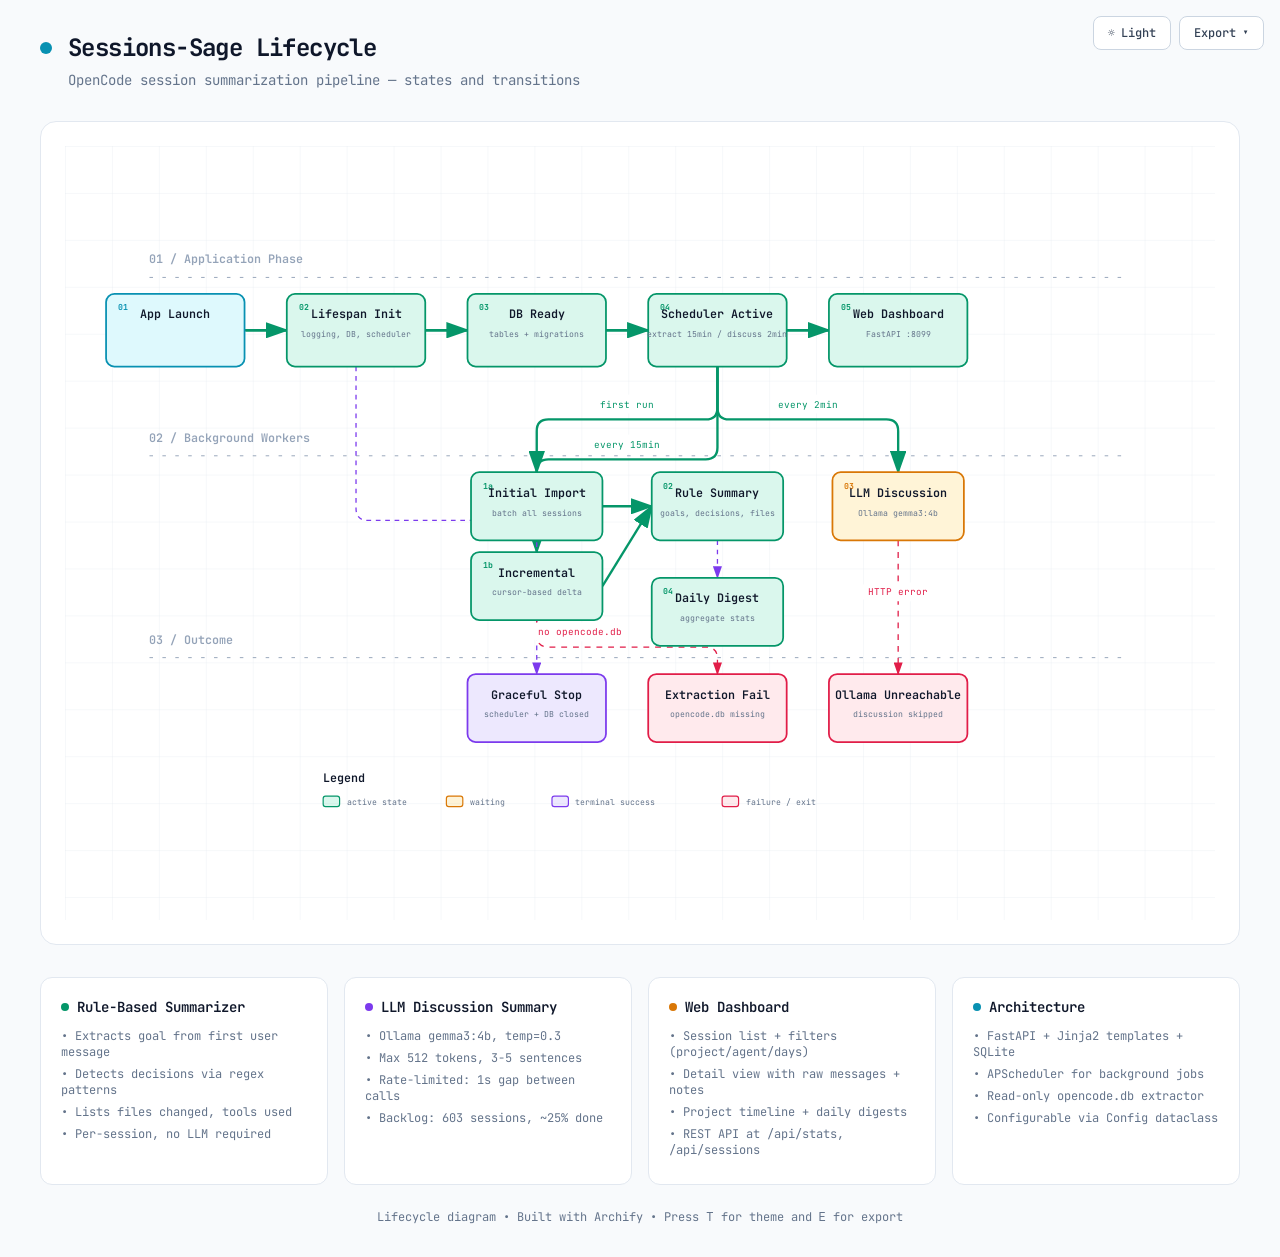
<file: docs/sessions-sage-lifecycle.html>
<!DOCTYPE html>
<html lang="en" data-theme="dark">
<head>
  <meta charset="UTF-8">
  <meta name="viewport" content="width=device-width, initial-scale=1.0">
  <meta name="generator" content="archify 2.6.0">
  <title>Sessions-Sage Lifecycle Diagram</title>
  <script>
    // Resolve the theme before first paint so light-preference users don't
    // see a dark flash. The toolbar script below re-applies with UI state.
    (function () {
      try {
        var theme = null;
        try {
          var param = new URLSearchParams(window.location.search).get('theme');
          if (param === 'light' || param === 'dark') theme = param;
        } catch (_) {}
        if (!theme) {
          try { theme = localStorage.getItem('archify-theme'); } catch (_) {}
        }
        if (theme !== 'light' && theme !== 'dark') {
          theme = window.matchMedia('(prefers-color-scheme: light)').matches ? 'light' : 'dark';
        }
        document.documentElement.setAttribute('data-theme', theme);
      } catch (_) {}
    })();
  </script>
  <!-- Async font load: a blackholed network must not block first paint.
       The body font stack falls back to system monospace until it lands. -->
  <link rel="preconnect" href="https://fonts.gstatic.com" crossorigin>
  <link href="https://fonts.googleapis.com/css2?family=JetBrains+Mono:wght@400;500;600;700&display=swap"
        rel="stylesheet" media="print" onload="this.media='all'">
  <noscript>
    <link href="https://fonts.googleapis.com/css2?family=JetBrains+Mono:wght@400;500;600;700&display=swap" rel="stylesheet">
  </noscript>
  <style>
    /* ==========================================================
       THEME VARIABLES — switch by toggling [data-theme] on <html>
       ========================================================== */
    :root,
    [data-theme="dark"] {
      --bg: #020617;
      --grid: #1e293b;
      --text: #ffffff;
      --text-muted: #94a3b8;
      --text-dim: #475569;
      /* UI chrome (menu hints, footer) needs more contrast than SVG .t-dim accents */
      --text-faint: #7d8da1;

      --panel: rgba(15, 23, 42, 0.5);
      --panel-border: #1e293b;
      --lane-fill: rgba(15, 23, 42, 0.22);
      --lane-stroke: #334155;

      --arrow: #64748b;
      --arrow-emphasis: #34d399;

      /* Opaque mask color used behind semi-transparent component fills
         so the arrows drawn underneath are properly hidden. */
      --mask: #0f172a;

      --frontend-fill:    rgba(8, 51, 68, 0.4);
      --frontend-stroke:  #22d3ee;
      --backend-fill:     rgba(6, 78, 59, 0.4);
      --backend-stroke:   #34d399;
      --database-fill:    rgba(76, 29, 149, 0.4);
      --database-stroke:  #a78bfa;
      --cloud-fill:       rgba(120, 53, 15, 0.3);
      --cloud-stroke:     #fbbf24;
      --security-fill:    rgba(136, 19, 55, 0.4);
      --security-stroke:  #fb7185;
      --messagebus-fill:  rgba(251, 146, 60, 0.3);
      --messagebus-stroke:#fb923c;
      --external-fill:    rgba(30, 41, 59, 0.5);
      --external-stroke:  #94a3b8;

      --toolbar-bg:       rgba(15, 23, 42, 0.8);
      --toolbar-border:   #334155;
      --toolbar-text:     #e2e8f0;
      --toolbar-hover:    rgba(15, 23, 42, 0.95);
      --toolbar-menu-bg:  #0f172a;
    }

    [data-theme="light"] {
      --bg: #f8fafc;
      --grid: #e2e8f0;
      --text: #0f172a;
      --text-muted: #64748b;
      --text-dim: #94a3b8;
      --text-faint: #64748b;

      --panel: #ffffff;
      --panel-border: #e2e8f0;
      --lane-fill: rgba(248, 250, 252, 0.65);
      --lane-stroke: #cbd5e1;

      --arrow: #94a3b8;
      --arrow-emphasis: #059669;

      --mask: #ffffff;

      --frontend-fill:    rgba(34, 211, 238, 0.15);
      --frontend-stroke:  #0891b2;
      --backend-fill:     rgba(52, 211, 153, 0.18);
      --backend-stroke:   #059669;
      --database-fill:    rgba(167, 139, 250, 0.2);
      --database-stroke:  #7c3aed;
      --cloud-fill:       rgba(251, 191, 36, 0.18);
      --cloud-stroke:     #d97706;
      --security-fill:    rgba(251, 113, 133, 0.15);
      --security-stroke:  #e11d48;
      --messagebus-fill:  rgba(251, 146, 60, 0.15);
      --messagebus-stroke:#ea580c;
      --external-fill:    rgba(148, 163, 184, 0.18);
      --external-stroke:  #64748b;

      --toolbar-bg:       rgba(255, 255, 255, 0.92);
      --toolbar-border:   #cbd5e1;
      --toolbar-text:     #334155;
      --toolbar-hover:    #ffffff;
      --toolbar-menu-bg:  #ffffff;
    }

    * { margin: 0; padding: 0; box-sizing: border-box; }

    body {
      font-family: 'JetBrains Mono', ui-monospace, SFMono-Regular, Menlo, Consolas, 'DejaVu Sans Mono', 'Liberation Mono', 'Noto Sans Mono CJK SC', 'PingFang SC', 'Hiragino Sans GB', 'Microsoft YaHei', monospace;
      background: var(--bg);
      min-height: 100vh;
      padding: 2rem;
      color: var(--text);
      transition: background 0.2s ease, color 0.2s ease;
    }

    .container { max-width: 1200px; margin: 0 auto; }

    .header { margin-bottom: 2rem; }

    .header-row {
      display: flex;
      align-items: center;
      gap: 1rem;
      margin-bottom: 0.5rem;
    }

    .pulse-dot {
      width: 12px;
      height: 12px;
      background: var(--frontend-stroke);
      border-radius: 50%;
      animation: pulse 2s infinite;
    }

    @keyframes pulse {
      0%, 100% { opacity: 1; }
      50% { opacity: 0.5; }
    }

    h1 {
      font-size: 1.5rem;
      font-weight: 700;
      letter-spacing: -0.025em;
    }

    .subtitle {
      color: var(--text-muted);
      font-size: 0.875rem;
      margin-left: 1.75rem;
    }

    .diagram-container {
      background: var(--panel);
      border-radius: 1rem;
      border: 1px solid var(--panel-border);
      padding: 1.5rem;
      overflow-x: auto;
    }

    svg {
      width: 100%;
      min-width: min(900px, 100%);
      display: block;
    }

    .cards {
      display: grid;
      grid-template-columns: repeat(auto-fit, minmax(280px, 1fr));
      gap: 1rem;
      margin-top: 2rem;
    }

    .card {
      background: var(--panel);
      border-radius: 0.75rem;
      border: 1px solid var(--panel-border);
      padding: 1.25rem;
    }

    .card-header {
      display: flex;
      align-items: center;
      gap: 0.5rem;
      margin-bottom: 0.75rem;
    }

    .card-dot {
      width: 8px;
      height: 8px;
      border-radius: 50%;
    }

    .card-dot.cyan     { background: var(--frontend-stroke); }
    .card-dot.emerald  { background: var(--backend-stroke); }
    .card-dot.violet   { background: var(--database-stroke); }
    .card-dot.amber    { background: var(--cloud-stroke); }
    .card-dot.rose     { background: var(--security-stroke); }
    .card-dot.orange   { background: var(--messagebus-stroke); }
    .card-dot.slate    { background: var(--external-stroke); }

    .card h3 { font-size: 0.875rem; font-weight: 600; color: var(--text); }

    .card ul {
      list-style: none;
      color: var(--text-muted);
      font-size: 0.75rem;
    }

    .card li { margin-bottom: 0.375rem; }

    .footer {
      text-align: center;
      margin-top: 1.5rem;
      color: var(--text-faint);
      font-size: 0.75rem;
    }

    /* ==========================================================
       Print stylesheet — hide interactive controls, force light,
       drop the grid so the diagram doesn't waste ink, use landscape
       so wide diagrams fit, pack summary cards into 2 columns to
       avoid an orphan card on a trailing page.
       ========================================================== */
    @page { size: landscape; margin: 1.5cm; }

    @media print {
      /* Force the FULL light palette — including component fills/strokes and
         lane/arrow colors — so printing from dark theme doesn't put neon
         strokes and translucent dark fills on white paper. */
      :root, [data-theme="dark"], [data-theme="light"] {
        --bg: #ffffff;
        --grid: transparent;
        --panel: #ffffff;
        --panel-border: #e2e8f0;
        --text: #0f172a;
        --text-muted: #475569;
        --text-dim: #94a3b8;
        --text-faint: #64748b;
        --mask: #ffffff;
        --lane-fill: rgba(248, 250, 252, 0.65);
        --lane-stroke: #cbd5e1;
        --arrow: #94a3b8;
        --arrow-emphasis: #059669;
        --frontend-fill:    rgba(34, 211, 238, 0.15);
        --frontend-stroke:  #0891b2;
        --backend-fill:     rgba(52, 211, 153, 0.18);
        --backend-stroke:   #059669;
        --database-fill:    rgba(167, 139, 250, 0.2);
        --database-stroke:  #7c3aed;
        --cloud-fill:       rgba(251, 191, 36, 0.18);
        --cloud-stroke:     #d97706;
        --security-fill:    rgba(251, 113, 133, 0.15);
        --security-stroke:  #e11d48;
        --messagebus-fill:  rgba(251, 146, 60, 0.15);
        --messagebus-stroke:#ea580c;
        --external-fill:    rgba(148, 163, 184, 0.18);
        --external-stroke:  #64748b;
      }
      body { background: #ffffff !important; padding: 0; }
      .container { max-width: none; }
      .toolbar, .archify-toast, .no-print { display: none !important; }
      .diagram-container, .card { box-shadow: none; border-color: #e2e8f0; }
      .cards { grid-template-columns: 1fr 1fr; }
      /* Ensure elements break sensibly across pages */
      .card { break-inside: avoid; page-break-inside: avoid; }
      .diagram-container { break-inside: avoid; page-break-inside: avoid; }
      h1, .subtitle { color: #0f172a; }
    }

    /* ==========================================================
       TOOLBAR (theme toggle + export menu)
       ========================================================== */
    .toolbar {
      position: fixed;
      top: 1rem;
      right: 1rem;
      display: flex;
      gap: 0.5rem;
      z-index: 100;
    }
    .toolbar button {
      background: var(--toolbar-bg);
      color: var(--toolbar-text);
      border: 1px solid var(--toolbar-border);
      padding: 0.5rem 0.875rem;
      border-radius: 0.5rem;
      font-family: inherit;
      font-size: 0.75rem;
      font-weight: 500;
      cursor: pointer;
      backdrop-filter: blur(8px);
      transition: background 0.15s, border-color 0.15s;
      display: inline-flex;
      align-items: center;
      gap: 0.375rem;
    }
    .toolbar button:hover {
      background: var(--toolbar-hover);
      border-color: var(--arrow);
    }
    .toolbar button:focus-visible {
      outline: 2px solid var(--frontend-stroke);
      outline-offset: 2px;
    }
    .toolbar .export-wrap { position: relative; }
    .toolbar .export-menu {
      position: absolute;
      top: calc(100% + 0.375rem);
      right: 0;
      background: var(--toolbar-menu-bg);
      border: 1px solid var(--toolbar-border);
      border-radius: 0.5rem;
      padding: 0.375rem;
      min-width: 160px;
      display: none;
      flex-direction: column;
      box-shadow: 0 4px 20px rgba(0,0,0,0.25);
    }
    .toolbar .export-menu.open { display: flex; }
    .toolbar .export-menu button {
      background: transparent;
      border: 0;
      justify-content: space-between;
      width: 100%;
      text-align: left;
      padding: 0.5rem 0.75rem;
    }
    .toolbar .export-menu button:hover {
      background: var(--toolbar-hover);
    }
    .toolbar .export-menu .hint {
      color: var(--text-faint);
      font-size: 0.625rem;
    }
    .toolbar .export-menu hr {
      border: 0;
      border-top: 1px solid var(--toolbar-border);
      margin: 0.25rem 0.375rem;
      opacity: 0.5;
    }

    /* Toast — brief feedback for actions like "copied" */
    .archify-toast {
      position: fixed;
      top: 1rem;
      left: 50%;
      transform: translateX(-50%) translateY(-8px);
      background: var(--toolbar-menu-bg);
      color: var(--text);
      border: 1px solid var(--toolbar-border);
      padding: 0.5rem 1rem;
      border-radius: 0.5rem;
      font-family: inherit;
      font-size: 0.75rem;
      opacity: 0;
      transition: opacity 0.2s, transform 0.2s;
      z-index: 200;
      pointer-events: none;
      box-shadow: 0 4px 20px rgba(0,0,0,0.25);
    }
    .archify-toast.show {
      opacity: 1;
      transform: translateX(-50%) translateY(0);
    }

    @media (max-width: 720px) {
      body { padding: 1rem; }
      .toolbar {
        position: static;
        justify-content: flex-end;
        margin-bottom: 1rem;
      }
      .header { margin-bottom: 1.25rem; }
      .header-row {
        gap: 0.75rem;
        align-items: flex-start;
      }
      h1 {
        font-size: 1.25rem;
        line-height: 1.25;
      }
      .subtitle {
        margin-left: 0;
        font-size: 0.8125rem;
        line-height: 1.55;
      }
      .diagram-container {
        padding: 0.75rem;
        border-radius: 0.75rem;
      }
      .cards {
        grid-template-columns: 1fr;
        margin-top: 1rem;
      }
    }

    /* ==========================================================
       SVG SEMANTIC CLASSES — use these instead of inline fill/stroke
       ========================================================== */
    .c-grid       { stroke: var(--grid); fill: none; }
    .c-mask       { fill: var(--mask); stroke: none; }

    .c-frontend   { fill: var(--frontend-fill);   stroke: var(--frontend-stroke); }
    .c-backend    { fill: var(--backend-fill);    stroke: var(--backend-stroke); }
    .c-database   { fill: var(--database-fill);   stroke: var(--database-stroke); }
    .c-cloud      { fill: var(--cloud-fill);      stroke: var(--cloud-stroke); }
    .c-security   { fill: var(--security-fill);   stroke: var(--security-stroke); }
    .c-messagebus { fill: var(--messagebus-fill); stroke: var(--messagebus-stroke); }
    .c-external   { fill: var(--external-fill);   stroke: var(--external-stroke); }

    /* Text helpers */
    .t-primary { fill: var(--text); }
    .t-muted   { fill: var(--text-muted); }
    .t-dim     { fill: var(--text-dim); }
    .t-frontend   { fill: var(--frontend-stroke); }
    .t-backend    { fill: var(--backend-stroke); }
    .t-database   { fill: var(--database-stroke); }
    .t-cloud      { fill: var(--cloud-stroke); }
    .t-security   { fill: var(--security-stroke); }
    .t-messagebus { fill: var(--messagebus-stroke); }
    .t-external   { fill: var(--external-stroke); }

    /* Arrows */
    .a-default   { stroke: var(--arrow); fill: none; }
    .a-emphasis  { stroke: var(--arrow-emphasis); fill: none; }
    .a-security  { stroke: var(--security-stroke); fill: none; stroke-dasharray: 5,5; }
    .a-dashed    { stroke: var(--database-stroke); fill: none; stroke-dasharray: 4,4; }

    /* Arrowhead markers reference these */
    .m-default   { fill: var(--arrow); }
    .m-emphasis  { fill: var(--arrow-emphasis); }
    .m-security  { fill: var(--security-stroke); }
    .m-dashed    { fill: var(--database-stroke); }

    /* Dashed boundary variants */
    .c-security-group { fill: transparent; stroke: var(--security-stroke); stroke-dasharray: 4,4; }
    .c-region         { fill: rgba(251, 191, 36, 0.05); stroke: var(--cloud-stroke); stroke-dasharray: 8,4; }
    .c-lane           { fill: var(--lane-fill); stroke: var(--lane-stroke); stroke-dasharray: 6,6; }
  </style>
</head>
<body>
  <!-- Toolbar: theme toggle + export menu (present on every generated diagram)
       Keyboard: T toggles theme, E opens export menu (when no input focused) -->
  <div class="toolbar" role="toolbar" aria-label="Diagram actions">
    <button id="btn-theme" type="button"
            title="Toggle theme (T)"
            aria-label="Toggle color theme"
            aria-pressed="false">
      <span id="theme-icon" aria-hidden="true">&#9790;</span>
      <span id="theme-label">Dark</span>
    </button>
    <div class="export-wrap">
      <button id="btn-export" type="button"
              title="Export diagram (E)"
              aria-label="Export diagram"
              aria-haspopup="menu"
              aria-expanded="false"
              aria-controls="export-menu">
        Export <span aria-hidden="true">&#9662;</span>
      </button>
      <div class="export-menu" id="export-menu" role="menu" aria-label="Export">
        <button data-action="copy"  type="button" role="menuitem" tabindex="-1">Copy to clipboard <span class="hint">PNG</span></button>
        <hr role="separator">
        <button data-format="png"   type="button" role="menuitem" tabindex="-1">Download PNG</button>
        <button data-format="jpeg"  type="button" role="menuitem" tabindex="-1">Download JPEG</button>
        <button data-format="webp"  type="button" role="menuitem" tabindex="-1">Download WebP</button>
        <hr role="separator">
        <button data-format="svg"   type="button" role="menuitem" tabindex="-1">Download SVG <span class="hint">vector</span></button>
      </div>
    </div>
  </div>

  <div class="container">
    <!-- Header -->
    <div class="header">
      <div class="header-row">
        <div class="pulse-dot"></div>
        <h1>Sessions-Sage Lifecycle</h1>
      </div>
      <p class="subtitle">OpenCode session summarization pipeline — states and transitions</p>
    </div>

    <!-- Main Diagram -->
    <div class="diagram-container">
      <svg viewBox="0 0 980 660" role="img" aria-label="Sessions-Sage Lifecycle — OpenCode session summarization pipeline — states and transitions (lifecycle diagram)">
        <!-- Definitions -->
        <defs>
          <marker id="arrowhead" markerWidth="10" markerHeight="7" refX="9" refY="3.5" orient="auto">
            <polygon points="0 0, 10 3.5, 0 7" class="m-default" />
          </marker>
          <marker id="arrowhead-emphasis" markerWidth="10" markerHeight="7" refX="9" refY="3.5" orient="auto">
            <polygon points="0 0, 10 3.5, 0 7" class="m-emphasis" />
          </marker>
          <marker id="arrowhead-security" markerWidth="10" markerHeight="7" refX="9" refY="3.5" orient="auto">
            <polygon points="0 0, 10 3.5, 0 7" class="m-security" />
          </marker>
          <marker id="arrowhead-dashed" markerWidth="10" markerHeight="7" refX="9" refY="3.5" orient="auto">
            <polygon points="0 0, 10 3.5, 0 7" class="m-dashed" />
          </marker>
          <pattern id="grid" width="40" height="40" patternUnits="userSpaceOnUse">
            <path d="M 40 0 L 0 0 0 40" class="c-grid" stroke-width="0.5"/>
          </pattern>
        </defs>

        <!-- Background Grid -->
        <rect width="100%" height="100%" fill="url(#grid)" />

        <!-- Lifecycle bands -->
        <path d="M 72 112 L 908 112" class="a-default" stroke-width="0.8" stroke-dasharray="3,8"/>
        <text x="72" y="100" class="t-dim" font-size="10" font-weight="600">01 / Application Phase</text>
        <path d="M 72 264 L 908 264" class="a-default" stroke-width="0.8" stroke-dasharray="3,8"/>
        <text x="72" y="252" class="t-dim" font-size="10" font-weight="600">02 / Background Workers</text>
        <path d="M 72 436 L 908 436" class="a-default" stroke-width="0.8" stroke-dasharray="3,8"/>
        <text x="72" y="424" class="t-dim" font-size="10" font-weight="600">03 / Outcome</text>

        <!-- Primary lifecycle rail -->
        <path d="M 154 157 L 748 157" class="a-emphasis" stroke-width="2.2" marker-end="url(#arrowhead-emphasis)"/>

        <!-- Transition paths -->
        <path d="M 153 157 L 189 157" class="a-emphasis" stroke-width="2" marker-end="url(#arrowhead-emphasis)"/>
        <path d="M 307 157 L 343 157" class="a-emphasis" stroke-width="2" marker-end="url(#arrowhead-emphasis)"/>
        <path d="M 461 157 L 497 157" class="a-emphasis" stroke-width="2" marker-end="url(#arrowhead-emphasis)"/>
        <path d="M 615 157 L 651 157" class="a-emphasis" stroke-width="2" marker-end="url(#arrowhead-emphasis)"/>
        <path d="M 556 188 L 556 223 Q 556 233 546 233 L 412 233 Q 402 233 402 243 L 402 278" class="a-emphasis" stroke-width="2" marker-end="url(#arrowhead-emphasis)"/>
        <path d="M 556 188 L 556 257 Q 556 267 546 267 L 412 267 Q 402 267 402 277 L 402 346" class="a-emphasis" stroke-width="2" marker-end="url(#arrowhead-emphasis)"/>
        <path d="M 556 188 L 556 223 Q 556 233 566 233 L 700 233 Q 710 233 710 243 L 710 278" class="a-emphasis" stroke-width="2" marker-end="url(#arrowhead-emphasis)"/>
        <path d="M 458 307 L 500 307" class="a-emphasis" stroke-width="2" marker-end="url(#arrowhead-emphasis)"/>
        <path d="M 458 375 L 500 307" class="a-emphasis" stroke-width="2" marker-end="url(#arrowhead-emphasis)"/>
        <path d="M 556 336 L 556 368" class="a-dashed" stroke-width="1.1" marker-end="url(#arrowhead-dashed)"/>
        <path d="M 248 188 L 248 309 Q 248 319 258 319 L 392 319 Q 402 319 402 329 L 402 450" class="a-dashed" stroke-width="1.1" marker-end="url(#arrowhead-dashed)"/>
        <path d="M 402 404 L 402 417 Q 402 427 412 427 L 546 427 Q 556 427 556 437 L 556 450" class="a-security" stroke-width="1.1" marker-end="url(#arrowhead-security)"/>
        <path d="M 710 336 L 710 393 L 710 393 L 710 450" class="a-security" stroke-width="1.1" marker-end="url(#arrowhead-security)"/>

        <!-- States -->
        <rect x="35" y="126" width="118" height="62" rx="7" class="c-mask"/>
        <rect x="35" y="126" width="118" height="62" rx="7" class="c-frontend" stroke-width="1.5"/>
        <text x="45" y="140" class="t-frontend" font-size="7" font-weight="700">01</text>
        <text x="94" y="147" class="t-primary" font-size="10" font-weight="600" text-anchor="middle">App Launch</text>
        <text x="94" y="163" class="t-muted" font-size="7" text-anchor="middle"></text>

        <rect x="189" y="126" width="118" height="62" rx="7" class="c-mask"/>
        <rect x="189" y="126" width="118" height="62" rx="7" class="c-backend" stroke-width="1.5"/>
        <text x="199" y="140" class="t-backend" font-size="7" font-weight="700">02</text>
        <text x="248" y="147" class="t-primary" font-size="10" font-weight="600" text-anchor="middle">Lifespan Init</text>
        <text x="248" y="163" class="t-muted" font-size="7" text-anchor="middle">logging, DB, scheduler</text>

        <rect x="343" y="126" width="118" height="62" rx="7" class="c-mask"/>
        <rect x="343" y="126" width="118" height="62" rx="7" class="c-backend" stroke-width="1.5"/>
        <text x="353" y="140" class="t-backend" font-size="7" font-weight="700">03</text>
        <text x="402" y="147" class="t-primary" font-size="10" font-weight="600" text-anchor="middle">DB Ready</text>
        <text x="402" y="163" class="t-muted" font-size="7" text-anchor="middle">tables + migrations</text>

        <rect x="497" y="126" width="118" height="62" rx="7" class="c-mask"/>
        <rect x="497" y="126" width="118" height="62" rx="7" class="c-backend" stroke-width="1.5"/>
        <text x="507" y="140" class="t-backend" font-size="7" font-weight="700">04</text>
        <text x="556" y="147" class="t-primary" font-size="10" font-weight="600" text-anchor="middle">Scheduler Active</text>
        <text x="556" y="163" class="t-muted" font-size="7" text-anchor="middle">extract 15min / discuss 2min</text>

        <rect x="651" y="126" width="118" height="62" rx="7" class="c-mask"/>
        <rect x="651" y="126" width="118" height="62" rx="7" class="c-backend" stroke-width="1.5"/>
        <text x="661" y="140" class="t-backend" font-size="7" font-weight="700">05</text>
        <text x="710" y="147" class="t-primary" font-size="10" font-weight="600" text-anchor="middle">Web Dashboard</text>
        <text x="710" y="163" class="t-muted" font-size="7" text-anchor="middle">FastAPI :8099</text>

        <rect x="346" y="278" width="112" height="58" rx="7" class="c-mask"/>
        <rect x="346" y="278" width="112" height="58" rx="7" class="c-backend" stroke-width="1.5"/>
        <text x="356" y="292" class="t-backend" font-size="7" font-weight="700">1a</text>
        <text x="402" y="299" class="t-primary" font-size="10" font-weight="600" text-anchor="middle">Initial Import</text>
        <text x="402" y="315" class="t-muted" font-size="7" text-anchor="middle">batch all sessions</text>

        <rect x="346" y="346" width="112" height="58" rx="7" class="c-mask"/>
        <rect x="346" y="346" width="112" height="58" rx="7" class="c-backend" stroke-width="1.5"/>
        <text x="356" y="360" class="t-backend" font-size="7" font-weight="700">1b</text>
        <text x="402" y="367" class="t-primary" font-size="10" font-weight="600" text-anchor="middle">Incremental</text>
        <text x="402" y="383" class="t-muted" font-size="7" text-anchor="middle">cursor-based delta</text>

        <rect x="500" y="278" width="112" height="58" rx="7" class="c-mask"/>
        <rect x="500" y="278" width="112" height="58" rx="7" class="c-backend" stroke-width="1.5"/>
        <text x="510" y="292" class="t-backend" font-size="7" font-weight="700">02</text>
        <text x="556" y="299" class="t-primary" font-size="10" font-weight="600" text-anchor="middle">Rule Summary</text>
        <text x="556" y="315" class="t-muted" font-size="7" text-anchor="middle">goals, decisions, files</text>

        <rect x="500" y="368" width="112" height="58" rx="7" class="c-mask"/>
        <rect x="500" y="368" width="112" height="58" rx="7" class="c-backend" stroke-width="1.5"/>
        <text x="510" y="382" class="t-backend" font-size="7" font-weight="700">04</text>
        <text x="556" y="389" class="t-primary" font-size="10" font-weight="600" text-anchor="middle">Daily Digest</text>
        <text x="556" y="405" class="t-muted" font-size="7" text-anchor="middle">aggregate stats</text>

        <rect x="654" y="278" width="112" height="58" rx="7" class="c-mask"/>
        <rect x="654" y="278" width="112" height="58" rx="7" class="c-cloud" stroke-width="1.5"/>
        <text x="664" y="292" class="t-cloud" font-size="7" font-weight="700">03</text>
        <text x="710" y="299" class="t-primary" font-size="10" font-weight="600" text-anchor="middle">LLM Discussion</text>
        <text x="710" y="315" class="t-muted" font-size="7" text-anchor="middle">Ollama gemma3:4b</text>

        <rect x="343" y="450" width="118" height="58" rx="7" class="c-mask"/>
        <rect x="343" y="450" width="118" height="58" rx="7" class="c-database" stroke-width="1.5"/>
        <text x="402" y="471" class="t-primary" font-size="10" font-weight="600" text-anchor="middle">Graceful Stop</text>
        <text x="402" y="487" class="t-muted" font-size="7" text-anchor="middle">scheduler + DB closed</text>

        <rect x="497" y="450" width="118" height="58" rx="7" class="c-mask"/>
        <rect x="497" y="450" width="118" height="58" rx="7" class="c-security" stroke-width="1.5"/>
        <text x="556" y="471" class="t-primary" font-size="10" font-weight="600" text-anchor="middle">Extraction Fail</text>
        <text x="556" y="487" class="t-muted" font-size="7" text-anchor="middle">opencode.db missing</text>

        <rect x="651" y="450" width="118" height="58" rx="7" class="c-mask"/>
        <rect x="651" y="450" width="118" height="58" rx="7" class="c-security" stroke-width="1.5"/>
        <text x="710" y="471" class="t-primary" font-size="10" font-weight="600" text-anchor="middle">Ollama Unreachable</text>
        <text x="710" y="487" class="t-muted" font-size="7" text-anchor="middle">discussion skipped</text>

        <!-- Transition labels -->




        <rect x="450.95" y="212" width="56.1" height="16" rx="4" class="c-mask"/>
        <text x="479" y="223" class="t-backend" font-size="8" text-anchor="middle">first run</text>
        <rect x="446.05" y="246" width="65.9" height="16" rx="4" class="c-mask"/>
        <text x="479" y="257" class="t-backend" font-size="8" text-anchor="middle">every 15min</text>
        <rect x="602.5" y="212" width="61" height="16" rx="4" class="c-mask"/>
        <text x="633" y="223" class="t-backend" font-size="8" text-anchor="middle">every 2min</text>




        <rect x="398.7" y="406" width="80.60000000000001" height="16" rx="4" class="c-mask"/>
        <text x="439" y="417" class="t-security" font-size="8" text-anchor="middle">no opencode.db</text>
        <rect x="679.5" y="372" width="61" height="16" rx="4" class="c-mask"/>
        <text x="710" y="383" class="t-security" font-size="8" text-anchor="middle">HTTP error</text>

        <!-- Legend -->
        <text x="220" y="542" class="t-primary" font-size="10" font-weight="600">Legend</text>
        <rect x="220" y="554" width="14" height="9" rx="2" class="c-backend" stroke-width="1"/>
        <text x="240" y="562" class="t-muted" font-size="7">active state</text>
        <rect x="325" y="554" width="14" height="9" rx="2" class="c-cloud" stroke-width="1"/>
        <text x="345" y="562" class="t-muted" font-size="7">waiting</text>
        <rect x="415" y="554" width="14" height="9" rx="2" class="c-database" stroke-width="1"/>
        <text x="435" y="562" class="t-muted" font-size="7">terminal success</text>
        <rect x="560" y="554" width="14" height="9" rx="2" class="c-security" stroke-width="1"/>
        <text x="580" y="562" class="t-muted" font-size="7">failure / exit</text>
      </svg>
    </div>

    <!-- Info Cards -->
    <div class="cards">
      <div class="card">
        <div class="card-header">
          <div class="card-dot emerald"></div>
          <h3>Rule-Based Summarizer</h3>
        </div>
        <ul>
          <li>&bull; Extracts goal from first user message</li>
          <li>&bull; Detects decisions via regex patterns</li>
          <li>&bull; Lists files changed, tools used</li>
          <li>&bull; Per-session, no LLM required</li>
        </ul>
      </div>

      <div class="card">
        <div class="card-header">
          <div class="card-dot violet"></div>
          <h3>LLM Discussion Summary</h3>
        </div>
        <ul>
          <li>&bull; Ollama gemma3:4b, temp=0.3</li>
          <li>&bull; Max 512 tokens, 3-5 sentences</li>
          <li>&bull; Rate-limited: 1s gap between calls</li>
          <li>&bull; Backlog: 603 sessions, ~25% done</li>
        </ul>
      </div>

      <div class="card">
        <div class="card-header">
          <div class="card-dot amber"></div>
          <h3>Web Dashboard</h3>
        </div>
        <ul>
          <li>&bull; Session list + filters (project/agent/days)</li>
          <li>&bull; Detail view with raw messages + notes</li>
          <li>&bull; Project timeline + daily digests</li>
          <li>&bull; REST API at /api/stats, /api/sessions</li>
        </ul>
      </div>

      <div class="card">
        <div class="card-header">
          <div class="card-dot cyan"></div>
          <h3>Architecture</h3>
        </div>
        <ul>
          <li>&bull; FastAPI + Jinja2 templates + SQLite</li>
          <li>&bull; APScheduler for background jobs</li>
          <li>&bull; Read-only opencode.db extractor</li>
          <li>&bull; Configurable via Config dataclass</li>
        </ul>
      </div>
    </div>

    <!-- Footer -->
    <p class="footer">
      Lifecycle diagram &bull; Built with Archify<span class="no-print"> &bull; Press <kbd>T</kbd> for theme and <kbd>E</kbd> for export</span>
    </p>
  </div>

  <script>
    /* ============================================================
       Theme toggle — persists to localStorage, respects system pref
       ============================================================ */
    var Archify = {};

    Archify.theme = (function () {
      var STORAGE_KEY = 'archify-theme';
      var html = document.documentElement;
      var btn = document.getElementById('btn-theme');
      var icon = document.getElementById('theme-icon');
      var label = document.getElementById('theme-label');

      // localStorage can throw (blocked cookies, sandboxed iframes); the whole
      // script element dies on an uncaught error, so guard every access.
      function readStored() {
        try { return localStorage.getItem(STORAGE_KEY); } catch (_) { return null; }
      }
      function writeStored(value) {
        try { localStorage.setItem(STORAGE_KEY, value); } catch (_) {}
      }
      function urlOverride() {
        // URL param wins (useful for deterministic screenshots / share links)
        try {
          var param = new URLSearchParams(window.location.search).get('theme');
          if (param === 'light' || param === 'dark') return param;
        } catch (_) {}
        return null;
      }

      function resolveInitial() {
        var fromUrl = urlOverride();
        if (fromUrl) return fromUrl;
        var saved = readStored();
        if (saved === 'light' || saved === 'dark') return saved;
        return window.matchMedia('(prefers-color-scheme: light)').matches ? 'light' : 'dark';
      }

      function apply(theme) {
        html.setAttribute('data-theme', theme);
        icon.textContent = theme === 'dark' ? '\u263E' : '\u263C';
        label.textContent = theme === 'dark' ? 'Dark' : 'Light';
        btn.setAttribute('aria-pressed', theme === 'light' ? 'true' : 'false');
      }

      function toggle() {
        var next = html.getAttribute('data-theme') === 'dark' ? 'light' : 'dark';
        apply(next);
        writeStored(next);
      }

      apply(resolveInitial());
      btn.addEventListener('click', toggle);

      // Follow live OS theme changes while the user has no explicit preference.
      try {
        var media = window.matchMedia('(prefers-color-scheme: light)');
        var onChange = function (e) {
          var saved = readStored();
          if (urlOverride() || saved === 'light' || saved === 'dark') return;
          apply(e.matches ? 'light' : 'dark');
        };
        if (media.addEventListener) media.addEventListener('change', onChange);
        else if (media.addListener) media.addListener(onChange);
      } catch (_) {}

      return { toggle: toggle };
    })();

    /* ============================================================
       Export — PNG / JPEG / WebP / SVG (download) and Copy PNG (clipboard)

       Raster exports are always rendered at 4x source resolution for
       maximum sharpness. The trick: we set the serialized SVG's
       `width`/`height` to viewBox * 4 so the browser rasterizes the
       vectors at that resolution natively. drawImage then draws at
       the image's natural size (no upscaling = no blur).

       JPEG/WebP paint the current theme's background explicitly since
       those formats have no alpha channel.
       ============================================================ */
    (function () {
      var RASTER_SCALE = 4;

      function diagramFilename() {
        var title = (document.title || 'diagram')
          .replace(/\s+Architecture(\s+Diagram)?$/i, '')
          .replace(/\s+Diagram$/i, '')
          .trim();
        return title.replace(/[^a-z0-9_\-]+/gi, '-')
                    .toLowerCase()
                    .replace(/^-+|-+$/g, '') || 'diagram';
      }

      function currentBg() {
        return getComputedStyle(document.body).backgroundColor || '#ffffff';
      }

      /**
       * Serialize the main SVG into a standalone document.
       *
       * Two modes:
       * - Default (opts.autoTheme=false) — locks the serialized SVG to the
       *   viewer's current theme. Used by the raster pipeline
       *   (PNG/JPEG/WebP/clipboard) because canvas rasterization needs
       *   deterministic colors; a raster cannot react to
       *   prefers-color-scheme after encoding.
       * - autoTheme=true — emits BOTH dark and light variable sets plus a
       *   `@media (prefers-color-scheme)` rule so the resulting SVG
       *   self-themes when embedded in GitHub READMEs or other hosts that
       *   expose a color scheme. Used for "Download SVG".
       */
      function serializeSvg(scale, opts) {
        // scale: integer multiplier for intrinsic SVG pixel dimensions used by
        // the raster path. Defaults to 1 (natural size) for SVG download.
        scale = scale || 1;
        opts = opts || {};
        var autoTheme = opts.autoTheme === true;

        var svg = document.querySelector('.diagram-container svg');
        var clone = svg.cloneNode(true);

        var vb = svg.viewBox.baseVal;
        // Scale width/height so the browser rasterizes the vectors at target
        // resolution directly. viewBox stays unchanged so coordinates don't
        // shift. This is the key to sharp rasters — do NOT scale later via
        // canvas upscaling.
        clone.setAttribute('width', vb.width * scale);
        clone.setAttribute('height', vb.height * scale);
        clone.setAttribute('xmlns', 'http://www.w3.org/2000/svg');

        // Only the SVG-relevant rules: semantic classes, markers, and the
        // theme variable blocks. Toolbar/cards/print CSS can never apply
        // inside a standalone SVG and would only bloat the export.
        var hostStyle = (function () {
          var out = [];
          Array.prototype.forEach.call(document.styleSheets, function (sheet) {
            var rules;
            try { rules = sheet.cssRules; } catch (_) { return; } // cross-origin
            if (!rules) return;
            Array.prototype.forEach.call(rules, function (rule) {
              if (rule.type !== 1) return; // plain style rules only
              var sel = rule.selectorText || '';
              if (/(^|,)\s*(svg|:root|\[data-theme|\.c-|\.t-|\.a-|\.m-)/.test(sel)) {
                out.push(rule.cssText);
              }
            });
          });
          return out.join('\n');
        })();

        // Derive the variable list from the stylesheet so newly added theme
        // variables can never be missed by the export pipeline again
        // (--lane-fill/--lane-stroke once were).
        var varNames = (function () {
          var seen = {};
          var names = [];
          (hostStyle.match(/--[a-zA-Z0-9-]+(?=\s*:)/g) || []).forEach(function (n) {
            if (!seen[n]) { seen[n] = true; names.push(n); }
          });
          return names;
        })();

        // Resolve the full variable set for a given data-theme via an
        // off-DOM probe, independent of what the viewer is currently set to.
        function resolveVars(themeAttr) {
          var probe = document.createElement('div');
          probe.setAttribute('data-theme', themeAttr);
          probe.style.cssText = 'position:absolute;width:0;height:0;visibility:hidden;';
          document.body.appendChild(probe);
          try {
            var c = getComputedStyle(probe);
            return varNames.map(function (n) {
              return n + ': ' + c.getPropertyValue(n).trim() + ';';
            }).join(' ');
          } finally {
            document.body.removeChild(probe);
          }
        }

        // Prepend a local()-only @font-face block for each weight so that the
        // sandboxed image-rendering context used during PNG/JPEG/WebP export
        // can find JetBrains Mono if the user has it installed locally, and
        // falls through cleanly to the monospace stack otherwise. The usual
        // Google-Fonts <link> in the host document is unreachable from the
        // serialized SVG, so url()-sourced faces would just hang.
        var fontFallback = [400, 500, 600, 700].map(function (w) {
          return "@font-face { font-family: 'JetBrains Mono'; font-weight: " + w +
                 "; src: local('JetBrains Mono'), local('JetBrainsMono-Regular'); }";
        }).join('\n');

        var style = document.createElementNS('http://www.w3.org/2000/svg', 'style');
        var bgRect = document.createElementNS('http://www.w3.org/2000/svg', 'rect');
        bgRect.setAttribute('width', '100%');
        bgRect.setAttribute('height', '100%');

        if (autoTheme) {
          // Dual-theme SVG. Dark is the default (so hosts without
          // prefers-color-scheme still render), light swaps in via media
          // query, and svg[data-theme="..."] still lets downstream
          // consumers force a specific theme.
          var darkVars = resolveVars('dark');
          var lightVars = resolveVars('light');

          style.textContent =
            fontFallback + "\n" +
            "svg { font-family: 'JetBrains Mono', ui-monospace, SFMono-Regular, Menlo, Consolas, 'DejaVu Sans Mono', 'Liberation Mono', 'Noto Sans Mono CJK SC', 'PingFang SC', 'Hiragino Sans GB', 'Microsoft YaHei', monospace; }\n" +
            hostStyle + "\n" +
            ":root, svg { " + darkVars + " }\n" +
            "@media (prefers-color-scheme: light) { :root, svg { " + lightVars + " } }\n" +
            "svg[data-theme=\"light\"] { " + lightVars + " }\n" +
            "svg[data-theme=\"dark\"] { " + darkVars + " }\n" +
            "rect.c-bg-rect { fill: var(--bg); }\n";

          // Don't lock the serialized SVG to the viewer's current theme.
          clone.removeAttribute('data-theme');
          // Background follows the CSS variable, not a fixed color, so it
          // swaps with the media query.
          bgRect.setAttribute('class', 'c-bg-rect');
        } else {
          // Raster path: lock to the viewer's current theme.
          var theme = document.documentElement.getAttribute('data-theme') || 'dark';
          var themeHost = document.querySelector('[data-theme="' + theme + '"]') || document.documentElement;
          var computed = getComputedStyle(themeHost);
          var vars = varNames.map(function (n) {
            return n + ': ' + computed.getPropertyValue(n).trim() + ';';
          }).join(' ');

          // IMPORTANT: inject the resolved variables AFTER hostStyle,
          // otherwise hostStyle's ":root, [data-theme=\"dark\"] { ... }" rule
          // overrides our chosen theme via later-in-cascade equal-specificity.
          // Keep this order.
          style.textContent =
            fontFallback + "\n" +
            "svg { font-family: 'JetBrains Mono', ui-monospace, SFMono-Regular, Menlo, Consolas, 'DejaVu Sans Mono', 'Liberation Mono', 'Noto Sans Mono CJK SC', 'PingFang SC', 'Hiragino Sans GB', 'Microsoft YaHei', monospace; }\n" +
            hostStyle + "\n" +
            ":root, svg { " + vars + " }\n";

          bgRect.setAttribute('fill', computed.getPropertyValue('--bg').trim() || '#ffffff');
        }

        clone.insertBefore(style, clone.firstChild);
        clone.insertBefore(bgRect, style.nextSibling);

        return {
          svgString: new XMLSerializer().serializeToString(clone),
          width: vb.width * scale,
          height: vb.height * scale
        };
      }

      function download(blob, filename) {
        var url = URL.createObjectURL(blob);
        var a = document.createElement('a');
        a.href = url;
        a.download = filename;
        document.body.appendChild(a);
        a.click();
        a.remove();
        setTimeout(function () { URL.revokeObjectURL(url); }, 1000);
      }

      // Conservative upper bound on total canvas pixels. Older Safari on iOS
      // silently produces a blank canvas above ~16 Mpx; Chrome / Firefox /
      // desktop Safari are far higher but start failing on memory-constrained
      // devices. We pick the largest integer scale in {4,3,2,1} whose target
      // pixel count fits under this cap.
      var MAX_CANVAS_PIXELS = 16 * 1024 * 1024;

      function pickSafeScale(vbW, vbH) {
        for (var s = RASTER_SCALE; s >= 1; s--) {
          if (vbW * s * vbH * s <= MAX_CANVAS_PIXELS) return s;
        }
        return 1;
      }

      function rasterize(format) {
        // Serialize at a safe scale (RASTER_SCALE=4 by default, reduced if the
        // resulting canvas would exceed MAX_CANVAS_PIXELS). The SVG itself is
        // rasterized at target resolution natively; drawImage draws at natural
        // size — no upsampling blur.
        var svg = document.querySelector('.diagram-container svg');
        var vb = svg.viewBox.baseVal;
        var scale = pickSafeScale(vb.width, vb.height);
        var data = serializeSvg(scale);
        var svgBlob = new Blob([data.svgString], { type: 'image/svg+xml;charset=utf-8' });
        var svgUrl = URL.createObjectURL(svgBlob);

        return new Promise(function (resolve, reject) {
          var img = new Image();
          img.onload = function () {
            var canvas = document.createElement('canvas');
            canvas.width = data.width;
            canvas.height = data.height;
            var ctx = canvas.getContext('2d');
            if (format === 'jpeg') {
              ctx.fillStyle = currentBg();
              ctx.fillRect(0, 0, canvas.width, canvas.height);
            }
            // Draw at natural size — SVG was already rasterized at target res.
            ctx.drawImage(img, 0, 0);
            URL.revokeObjectURL(svgUrl);
            var mime = format === 'jpeg' ? 'image/jpeg' :
                       format === 'webp' ? 'image/webp' : 'image/png';
            var quality = format === 'png' ? undefined : 0.95;
            canvas.toBlob(function (blob) {
              if (!blob) reject(new Error('toBlob returned null for ' + format));
              else resolve(blob);
            }, mime, quality);
          };
          img.onerror = function (e) {
            URL.revokeObjectURL(svgUrl);
            reject(e);
          };
          img.src = svgUrl;
        });
      }

      var menu = document.getElementById('export-menu');
      var btn = document.getElementById('btn-export');
      var items = function () {
        return Array.prototype.slice.call(menu.querySelectorAll('button[role="menuitem"]'));
      };

      // ---- Clipboard support ----------------------------------------------
      function canCopyImage() {
        return typeof ClipboardItem !== 'undefined' &&
               navigator.clipboard &&
               typeof navigator.clipboard.write === 'function';
      }

      // ---- Raster format detection ----------------------------------------
      // canvas.toBlob('image/webp') silently returns a PNG on browsers without
      // WebP encoding (older Safari), so detect explicitly.
      function supports(format) {
        if (format === 'svg' || format === 'png') return true;
        var mime = format === 'jpeg' ? 'image/jpeg' : 'image/webp';
        try {
          var c = document.createElement('canvas');
          c.width = c.height = 2;
          return c.toDataURL(mime).indexOf('data:' + mime) === 0;
        } catch (_) { return false; }
      }

      // Gray out unsupported items.
      items().forEach(function (it) {
        if (it.dataset.format && !supports(it.dataset.format)) {
          it.disabled = true;
          it.title = 'Not supported by this browser';
          it.style.opacity = '0.5';
        }
        if (it.dataset.action === 'copy' && !canCopyImage()) {
          it.disabled = true;
          it.title = 'Clipboard image write not supported by this browser';
          it.style.opacity = '0.5';
        }
      });

      // ---- Toast ----------------------------------------------------------
      // A live region only announces CHANGES to an existing node, so the toast
      // element is created once up front and updated in place.
      var toastEl = document.createElement('div');
      toastEl.className = 'archify-toast';
      toastEl.setAttribute('role', 'status');
      document.body.appendChild(toastEl);
      var toastTimer = null;

      function toast(msg) {
        toastEl.textContent = '';
        requestAnimationFrame(function () {
          toastEl.textContent = msg;
          toastEl.classList.add('show');
        });
        clearTimeout(toastTimer);
        toastTimer = setTimeout(function () { toastEl.classList.remove('show'); }, 1500);
      }

      function open(focusLast) {
        menu.classList.add('open');
        btn.setAttribute('aria-expanded', 'true');
        var available = items().filter(function (i) { return !i.disabled; });
        var target = focusLast ? available[available.length - 1] : available[0];
        if (target) target.focus();
      }
      function close(focusTrigger) {
        menu.classList.remove('open');
        btn.setAttribute('aria-expanded', 'false');
        if (focusTrigger) btn.focus();
      }
      function isOpen() { return menu.classList.contains('open'); }

      btn.addEventListener('click', function (e) {
        e.stopPropagation();
        if (isOpen()) close(false);
        else open();
      });
      // APG menu-button pattern: ArrowDown/ArrowUp on the trigger opens the menu.
      btn.addEventListener('keydown', function (e) {
        if (e.key === 'ArrowDown' || e.key === 'ArrowUp') {
          e.preventDefault();
          if (!isOpen()) open(e.key === 'ArrowUp');
        }
      });
      document.addEventListener('click', function (e) {
        if (!menu.contains(e.target) && e.target !== btn) close(false);
      });

      // Keyboard navigation inside the menu.
      //   Menu items: Up/Down, Home/End.
      //   Esc closes + returns focus to trigger; Tab closes.
      menu.addEventListener('keydown', function (e) {
        if (e.key === 'Escape') { e.preventDefault(); close(true); return; }
        if (e.key === 'Tab')    { close(false); return; }

        var available = items().filter(function (i) { return !i.disabled; });
        var current = available.indexOf(document.activeElement);
        switch (e.key) {
          case 'ArrowDown':
            e.preventDefault();
            if (available.length) available[(current + 1 + available.length) % available.length].focus();
            break;
          case 'ArrowUp':
            e.preventDefault();
            if (available.length) available[(current - 1 + available.length) % available.length].focus();
            break;
          case 'Home':
            e.preventDefault();
            if (available[0]) available[0].focus();
            break;
          case 'End':
            e.preventDefault();
            if (available.length) available[available.length - 1].focus();
            break;
        }
      });

      function runExport(format) {
        var base = diagramFilename();
        close(true);
        return (format === 'svg'
          ? Promise.resolve(serializeSvg(1, { autoTheme: true })).then(function (d) {
              download(new Blob([d.svgString], { type: 'image/svg+xml;charset=utf-8' }), base + '.svg');
            })
          : rasterize(format).then(function (blob) {
              download(blob, base + '.' + format);
            })
        ).catch(function (err) {
          console.error(err);
          alert('Export failed: ' + (err && err.message ? err.message : format));
        });
      }

      function runCopy() {
        close(true);
        if (!canCopyImage()) {
          alert('Clipboard image write not supported in this browser.');
          return;
        }
        // WebKit requires ClipboardItem to be constructed synchronously inside
        // the user gesture — pass the pending Promise<Blob> as the item value.
        // Browsers that reject promise values throw synchronously; fall back
        // to awaiting the blob first (works in Chromium/Firefox).
        var blobPromise = rasterize('png');
        var writePromise;
        try {
          writePromise = navigator.clipboard.write([new ClipboardItem({ 'image/png': blobPromise })]);
        } catch (_) {
          writePromise = blobPromise.then(function (blob) {
            return navigator.clipboard.write([new ClipboardItem({ 'image/png': blob })]);
          });
        }
        return writePromise.then(function () {
          toast('Copied PNG to clipboard');
        }).catch(function (err) {
          console.error(err);
          alert('Copy failed: ' + (err && err.message ? err.message : 'unknown'));
        });
      }

      menu.addEventListener('click', function (e) {
        var copyBtn = e.target.closest('button[data-action="copy"]');
        if (copyBtn && !copyBtn.disabled) { runCopy(); return; }

        var formatBtn = e.target.closest('button[data-format]');
        if (formatBtn && !formatBtn.disabled) { runExport(formatBtn.dataset.format); }
      });

      Archify.exportMenu = { open: open, close: close, isOpen: isOpen, run: runExport };

      // Auto-open on page load for demo/screenshot purposes: ?openExport=1
      // Wait for fonts (so the menu doesn't flash before typography lands)
      // and paint before opening. Fallback timeout for browsers without the
      // Font Loading API.
      try {
        if (new URLSearchParams(window.location.search).get('openExport') === '1') {
          var openWhenReady = function () {
            requestAnimationFrame(function () { requestAnimationFrame(open); });
          };
          if (document.fonts && document.fonts.ready) {
            document.fonts.ready.then(openWhenReady);
          } else {
            setTimeout(openWhenReady, 200);
          }
        }
      } catch (_) {}
    })();

    /* ============================================================
       Global keyboard shortcuts
         T -> toggle theme
         E -> open export menu
       Ignored when focus is inside an input/textarea/contenteditable.
       ============================================================ */
    document.addEventListener('keydown', function (e) {
      if (e.metaKey || e.ctrlKey || e.altKey) return;
      var t = e.target;
      if (t && (t.tagName === 'INPUT' || t.tagName === 'TEXTAREA' || t.isContentEditable)) return;
      if (e.key === 't' || e.key === 'T') {
        e.preventDefault();
        Archify.theme.toggle();
      } else if (e.key === 'e' || e.key === 'E') {
        e.preventDefault();
        if (!Archify.exportMenu.isOpen()) Archify.exportMenu.open();
      }
    });
  </script>
</body>
</html>
</file>
